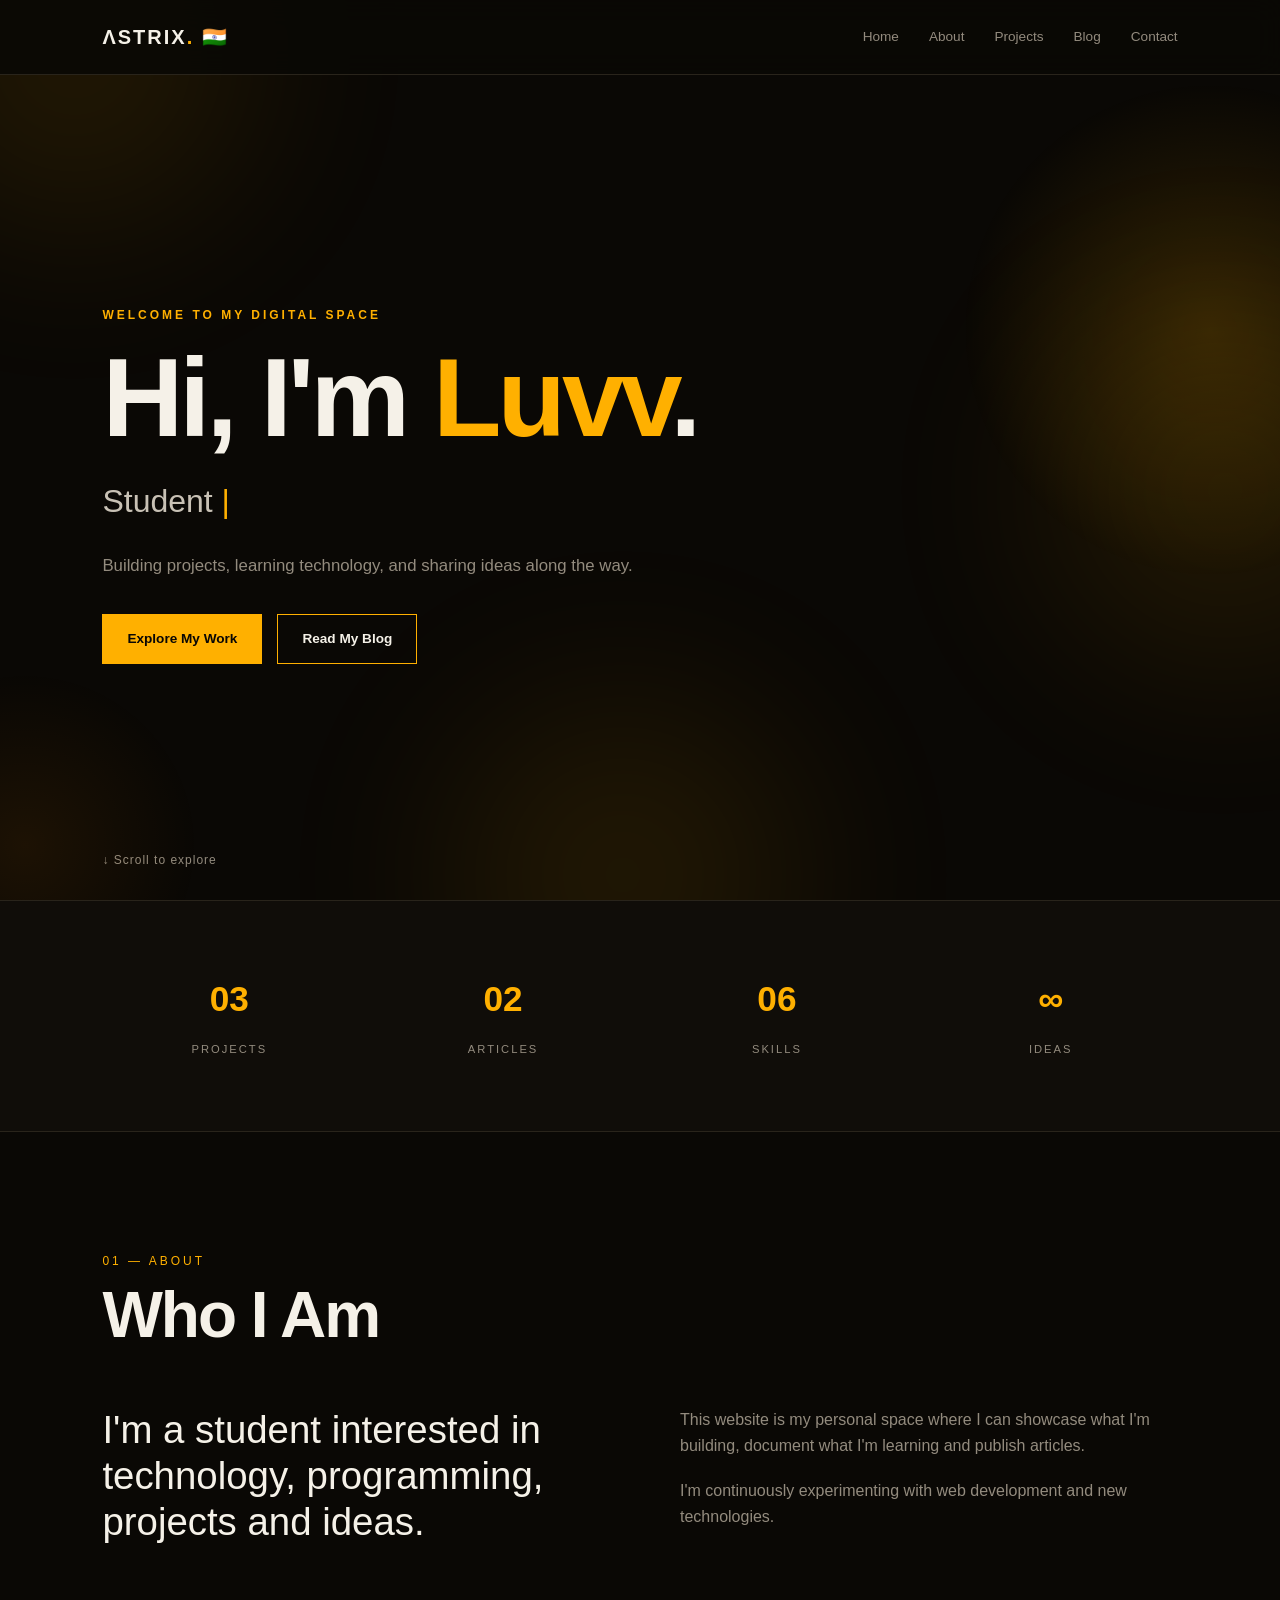
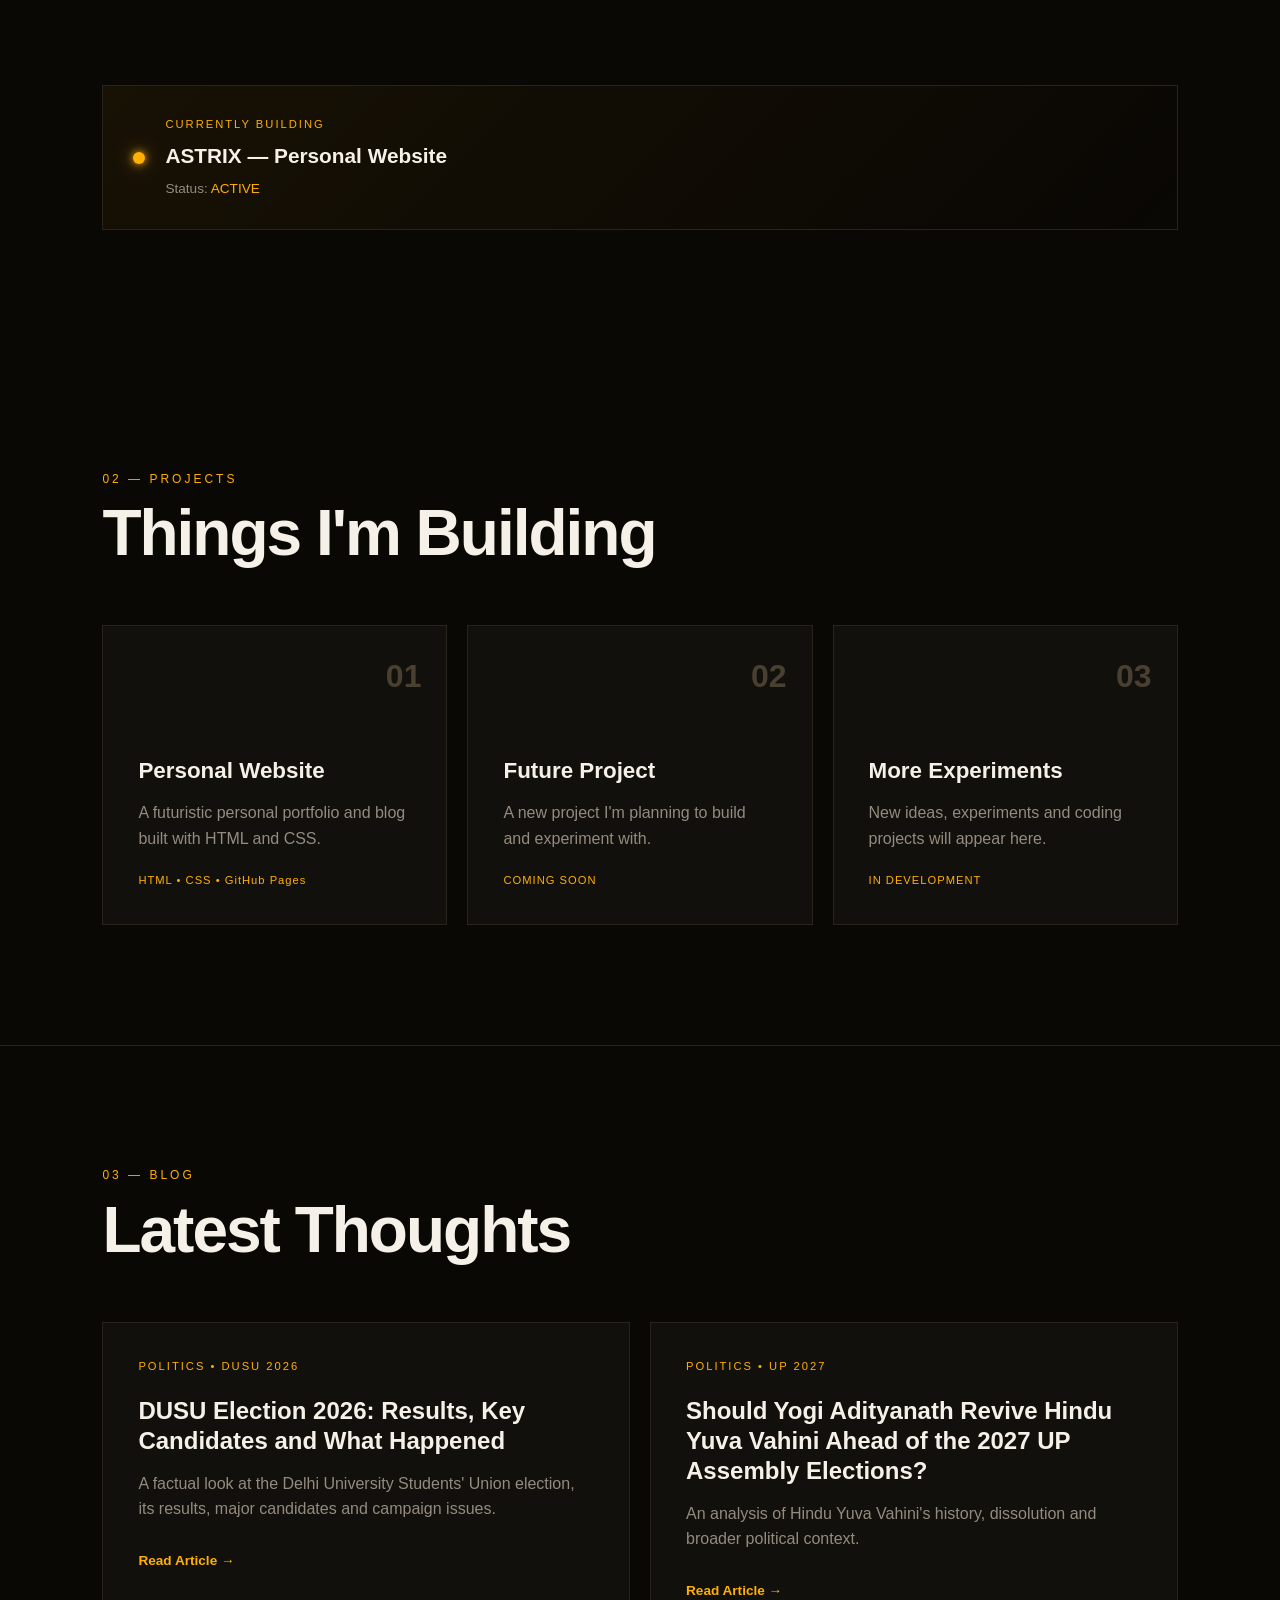
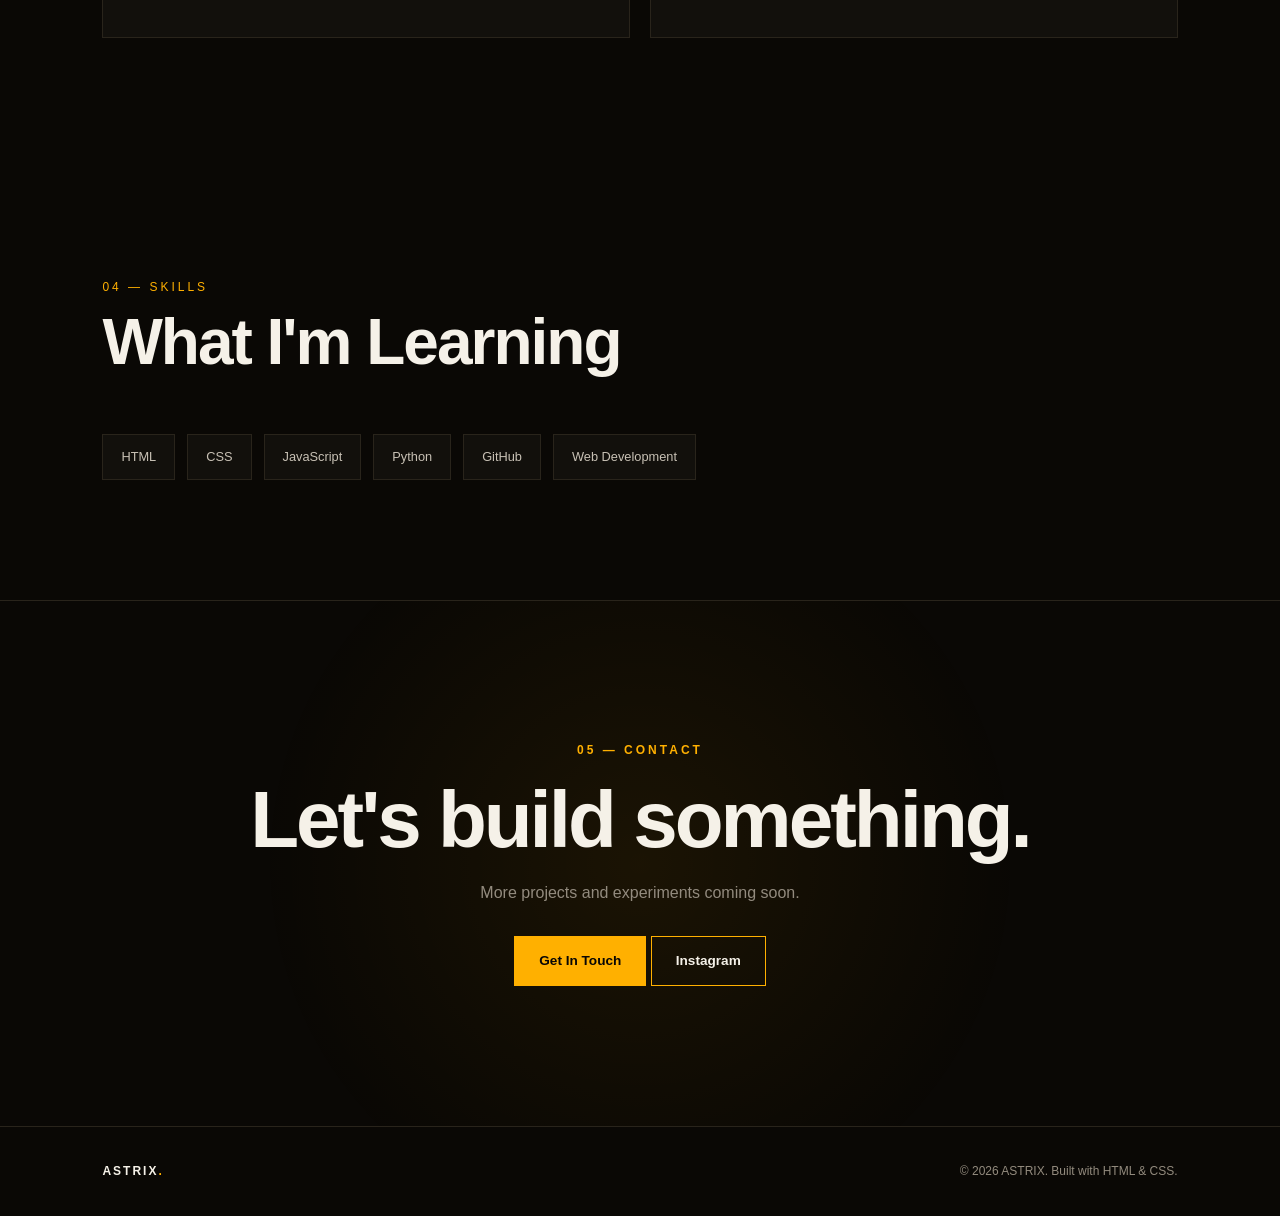
<file: index.html>
<!DOCTYPE html>
<html lang="en">

<head>

    <meta charset="UTF-8">

    <meta name="viewport"
          content="width=device-width, initial-scale=1.0">

    <meta name="description"
          content="ASTRIX — Personal portfolio, projects, technology and ideas.">

    <title>ASTRIX | Personal Portfolio</title>

    <link rel="stylesheet" href="style.css">

</head>


<body>

<!-- Animated Background -->
<div class="animated-bg" aria-hidden="true">
    <span class="glow glow-1"></span>
    <span class="glow glow-2"></span>
    <span class="glow glow-3"></span>

    <span class="particle particle-1"></span>
    <span class="particle particle-2"></span>
    <span class="particle particle-3"></span>
    <span class="particle particle-4"></span>
    <span class="particle particle-5"></span>
    <span class="particle particle-6"></span>
    <span class="particle particle-7"></span>
    <span class="particle particle-8"></span>
</div>


<!-- =========================
     NAVIGATION
========================= -->

<header class="navbar">

    <div class="logo">ΛSTRIX<span>.</span> 🇮🇳 </div>

    <button class="menu-toggle" id="menu-toggle" aria-label="Open menu">
        ☰
    </button>

    <nav id="nav-menu">
        <a href="#home">Home</a>
        <a href="#about">About</a>
        <a href="#projects">Projects</a>
        <a href="#blog">Blog</a>
        <a href="#contact">Contact</a>
    </nav>

</header>


<!-- =========================
     HERO
========================= -->

<section id="home" class="hero">


    <div class="hero-content">


        <p class="small-text">
            WELCOME TO MY DIGITAL SPACE
        </p>


        <h1>

            Hi, I'm <span>Luvv</span>.

        </h1>


        <h2>

            <span id="typing-text"></span>

            <span class="cursor">|</span>

        </h2>


        <p class="hero-description">

            Building projects, learning technology,
            and sharing ideas along the way.

        </p>



        <div class="hero-buttons">

            <a href="#projects"
               class="btn primary">

                Explore My Work

            </a>


            <a href="#blog"
               class="btn secondary">

                Read My Blog

            </a>

        </div>


    </div>



    <div class="scroll-indicator">

        ↓ Scroll to explore

    </div>


</section>



<!-- =========================
     QUICK STATS
========================= -->

<section class="stats-section">


    <div class="stats-container">


        <div class="stat">

            <strong>
                03
            </strong>

            <span>
                PROJECTS
            </span>

        </div>



        <div class="stat">

            <strong>
                02
            </strong>

            <span>
                ARTICLES
            </span>

        </div>



        <div class="stat">

            <strong>
                06
            </strong>

            <span>
                SKILLS
            </span>

        </div>



        <div class="stat">

            <strong>
                ∞
            </strong>

            <span>
                IDEAS
            </span>

        </div>


    </div>

</section>



<!-- =========================
     ABOUT
========================= -->

<section id="about"
         class="section">


    <div class="section-heading">

        <p>
            01 — ABOUT
        </p>

        <h2>
            Who I Am
        </h2>

    </div>



    <div class="about-grid">


        <div>

            <p class="big-text">

                I'm a student interested in
                technology, programming,
                projects and ideas.

            </p>

        </div>



        <div>

            <p>

                This website is my personal space
                where I can showcase what I'm building,
                document what I'm learning and
                publish articles.

            </p>


            <p>

                I'm continuously experimenting with
                web development and new technologies.

            </p>

        </div>


    </div>


</section>



<!-- =========================
     CURRENTLY BUILDING
========================= -->

<section class="status-section">


    <div class="status-card">


        <div class="status-dot"></div>


        <div>


            <p class="status-label">

                CURRENTLY BUILDING

            </p>


            <h3>

                ASTRIX — Personal Website

            </h3>


            <p>

                Status:

                <span class="active">

                    ACTIVE

                </span>

            </p>


        </div>


    </div>


</section>



<!-- =========================
     PROJECTS
========================= -->

<section id="projects"
         class="section">


    <div class="section-heading">

        <p>
            02 — PROJECTS
        </p>

        <h2>
            Things I'm Building
        </h2>

    </div>



    <div class="projects-grid">


        <article class="project-card">


            <div class="project-number">
                01
            </div>


            <h3>
                Personal Website
            </h3>


            <p>

                A futuristic personal portfolio
                and blog built with HTML and CSS.

            </p>


            <span class="project-tech">

                HTML • CSS • GitHub Pages

            </span>


        </article>



        <article class="project-card">


            <div class="project-number">
                02
            </div>


            <h3>
                Future Project
            </h3>


            <p>

                A new project I'm planning to build
                and experiment with.

            </p>


            <span class="project-tech">

                COMING SOON

            </span>


        </article>



        <article class="project-card">


            <div class="project-number">
                03
            </div>


            <h3>
                More Experiments
            </h3>


            <p>

                New ideas, experiments and coding
                projects will appear here.

            </p>


            <span class="project-tech">

                IN DEVELOPMENT

            </span>


        </article>


    </div>


</section>



<!-- =========================
     BLOG
========================= -->

<section id="blog"
         class="section blog-section">


    <div class="section-heading">

        <p>
            03 — BLOG
        </p>

        <h2>
            Latest Thoughts
        </h2>

    </div>



    <div class="blog-grid">


        <article class="blog-card">


            <div class="blog-card-tag">

                POLITICS • DUSU 2026

            </div>


            <h3>

                DUSU Election 2026:
                Results, Key Candidates
                and What Happened

            </h3>


            <p>

                A factual look at the Delhi University
                Students' Union election, its results,
                major candidates and campaign issues.

            </p>


            <a href="dusu-2026.html">

                Read Article →

            </a>


        </article>



        <article class="blog-card">


            <div class="blog-card-tag">

                POLITICS • UP 2027

            </div>


            <h3>

                Should Yogi Adityanath Revive
                Hindu Yuva Vahini Ahead of
                the 2027 UP Assembly Elections?

            </h3>


            <p>

                An analysis of Hindu Yuva Vahini's
                history, dissolution and broader
                political context.

            </p>


            <a href="blog.html">

                Read Article →

            </a>


        </article>


    </div>


</section>



<!-- =========================
     SKILLS
========================= -->

<section class="section">


    <div class="section-heading">

        <p>
            04 — SKILLS
        </p>

        <h2>
            What I'm Learning
        </h2>

    </div>



    <div class="skills">


        <span>HTML</span>

        <span>CSS</span>

        <span>JavaScript</span>

        <span>Python</span>

        <span>GitHub</span>

        <span>Web Development</span>


    </div>


</section>



<!-- =========================
     CONTACT
========================= -->

<section id="contact"
         class="contact-section">


    <p class="small-text">

        05 — CONTACT

    </p>


    <h2>

        Let's build something.

    </h2>


    <p>

        More projects and experiments
        coming soon.

    </p>


    <a href="mailto:your-email@example.com"
       class="btn primary">

        Get In Touch

    </a>


<a href="https://www.instagram.com/ASTRIX.07_/" 
   class="btn secondary"
   target="_blank"
   rel="noopener noreferrer">
    Instagram
</a>


</section>



<!-- =========================
     FOOTER
========================= -->

<footer>


    <div>

        <strong>

            ASTRIX<span>.</span>

        </strong>

    </div>


    <p>

        © 2026 ASTRIX.
        Built with HTML & CSS.

    </p>


</footer>



<!-- =========================
     JAVASCRIPT
========================= -->

<script src="script.js"></script>


</body>

</html>
</file>
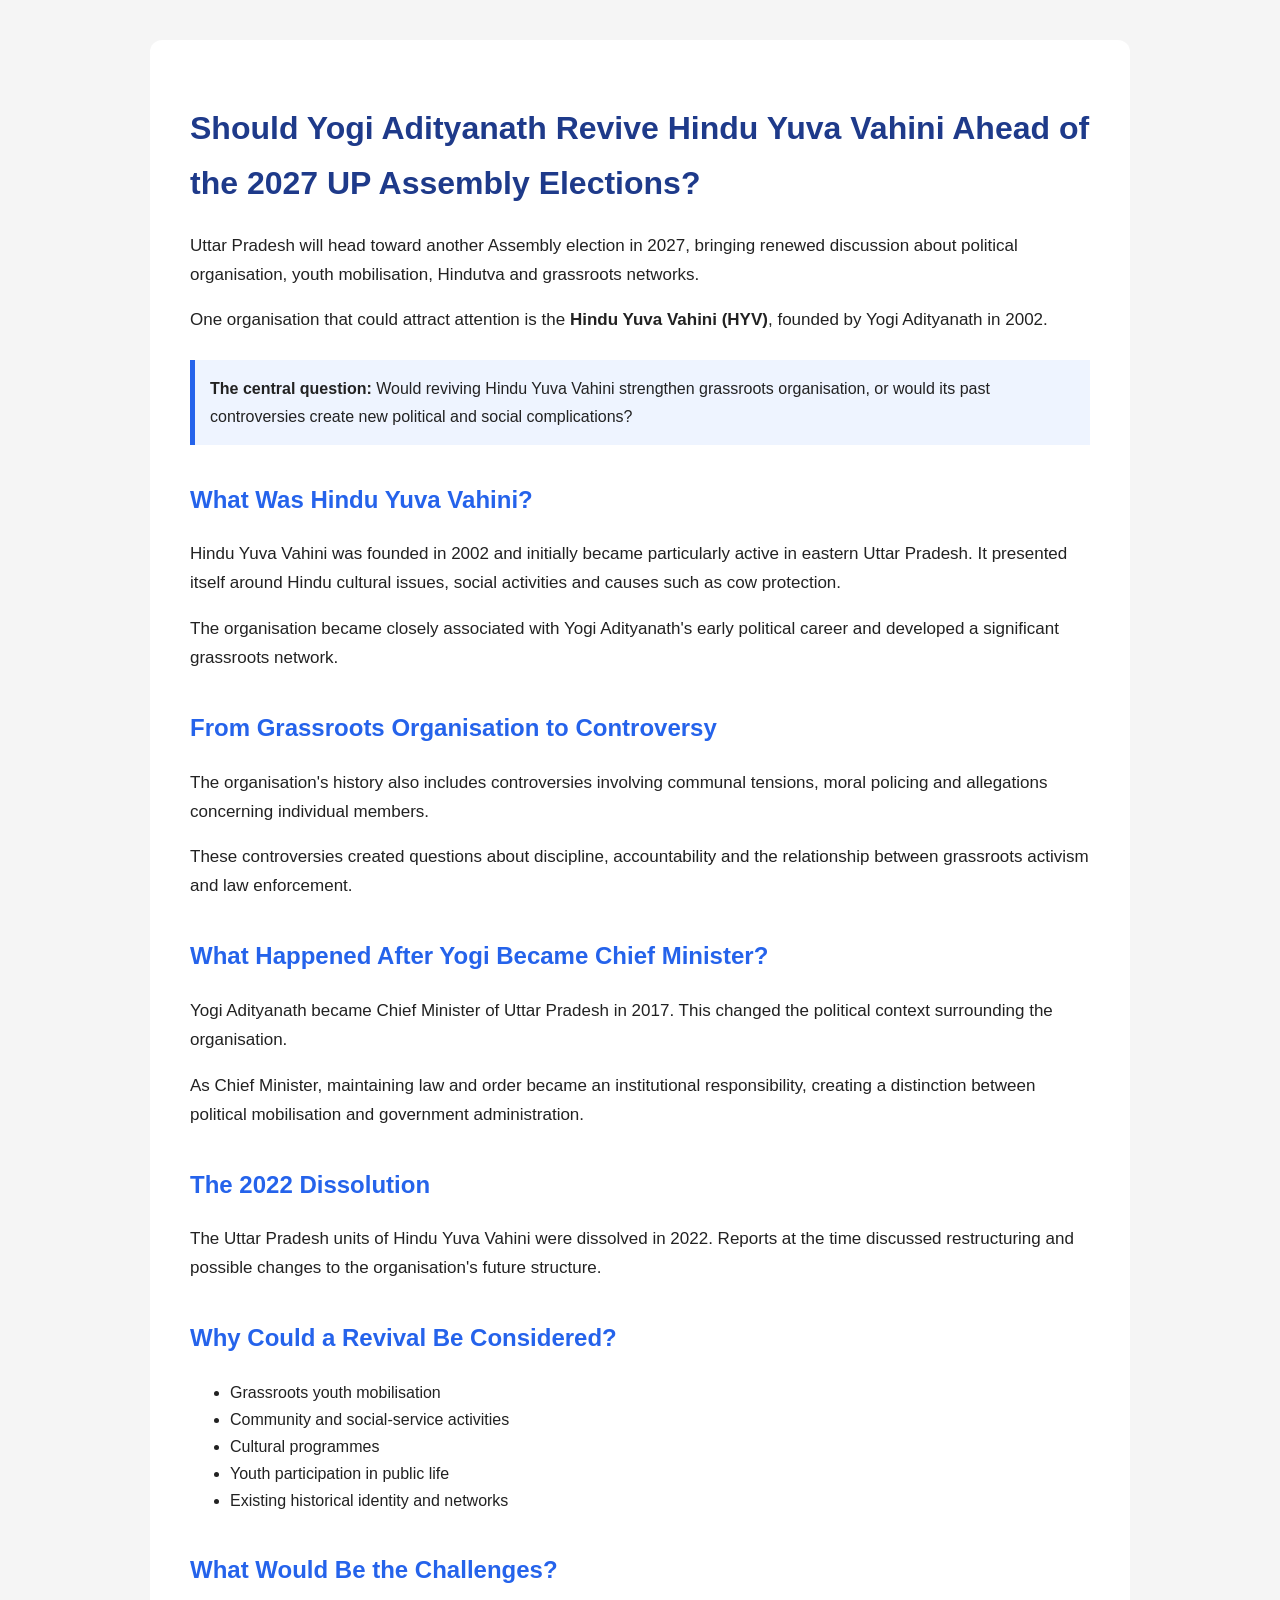
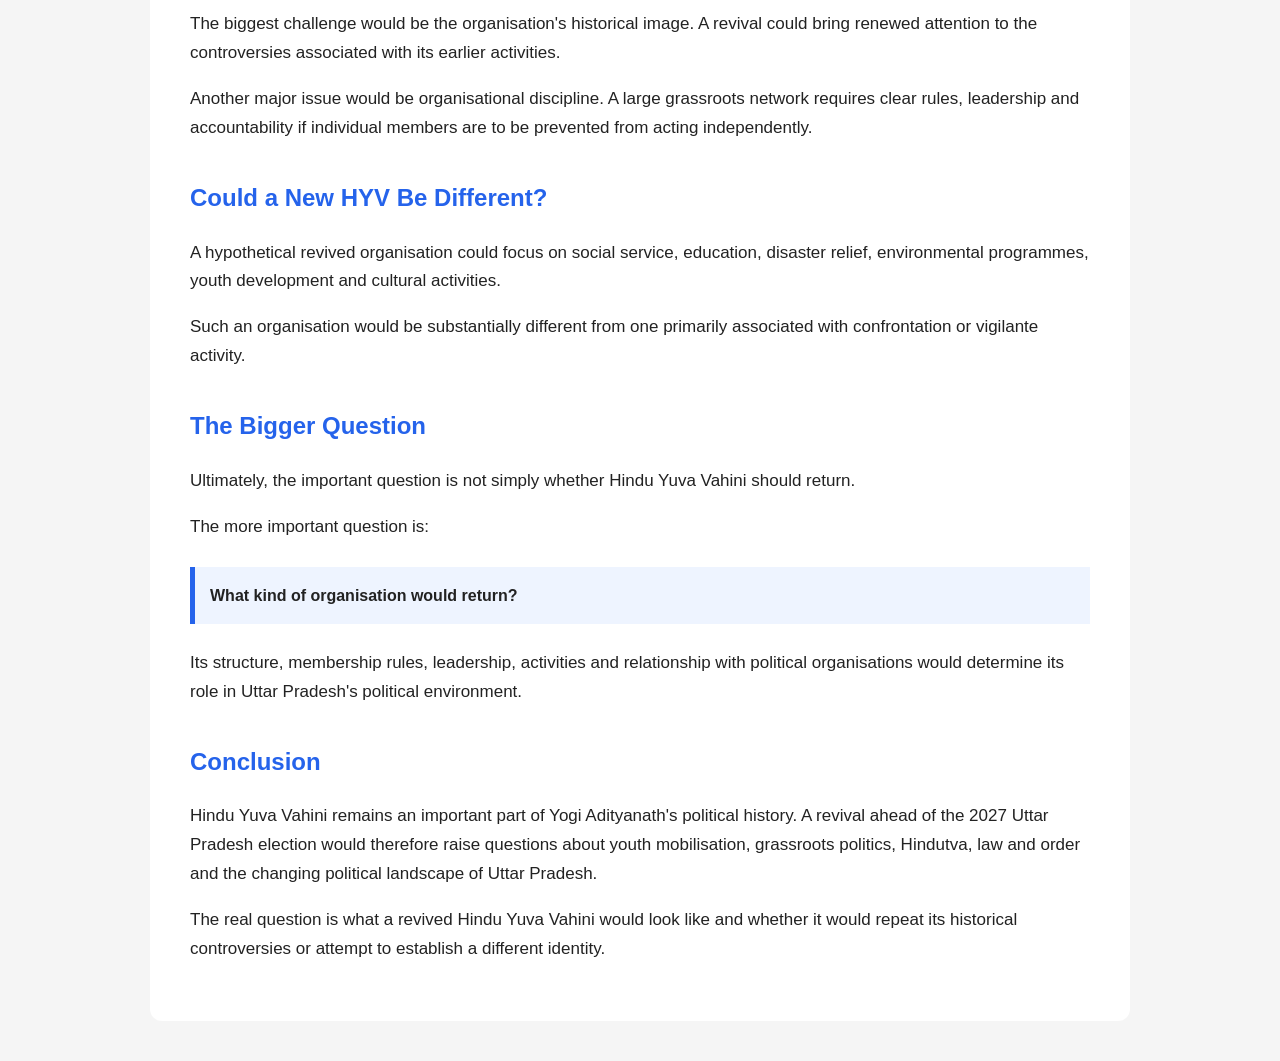
<file: blog.html>
<!DOCTYPE html>
<html lang="en">
<head>
    <meta charset="UTF-8">
    <meta name="viewport" content="width=device-width, initial-scale=1.0">

    <title>Hindu Yuva Vahini and UP 2027</title>

    <style>
        body {
            font-family: Arial, sans-serif;
            line-height: 1.7;
            margin: 0;
            background: #f5f5f5;
            color: #222;
        }

        .container {
            max-width: 900px;
            margin: 40px auto;
            background: white;
            padding: 40px;
            border-radius: 12px;
        }

        h1 {
            color: #1e3a8a;
        }

        h2 {
            color: #2563eb;
            margin-top: 35px;
        }

        p {
            font-size: 17px;
        }

        .highlight {
            padding: 15px;
            background: #eef4ff;
            border-left: 5px solid #2563eb;
            margin: 25px 0;
        }
    </style>
</head>

<body>

<div class="container">

    <h1>Should Yogi Adityanath Revive Hindu Yuva Vahini Ahead of the 2027 UP Assembly Elections?</h1>

    <p>
        Uttar Pradesh will head toward another Assembly election in 2027,
        bringing renewed discussion about political organisation, youth
        mobilisation, Hindutva and grassroots networks.
    </p>

    <p>
        One organisation that could attract attention is the
        <strong>Hindu Yuva Vahini (HYV)</strong>, founded by Yogi Adityanath
        in 2002.
    </p>

    <div class="highlight">
        <strong>The central question:</strong>
        Would reviving Hindu Yuva Vahini strengthen grassroots organisation,
        or would its past controversies create new political and social
        complications?
    </div>

    <h2>What Was Hindu Yuva Vahini?</h2>

    <p>
        Hindu Yuva Vahini was founded in 2002 and initially became particularly
        active in eastern Uttar Pradesh. It presented itself around Hindu
        cultural issues, social activities and causes such as cow protection.
    </p>

    <p>
        The organisation became closely associated with Yogi Adityanath's
        early political career and developed a significant grassroots network.
    </p>

    <h2>From Grassroots Organisation to Controversy</h2>

    <p>
        The organisation's history also includes controversies involving
        communal tensions, moral policing and allegations concerning
        individual members.
    </p>

    <p>
        These controversies created questions about discipline, accountability
        and the relationship between grassroots activism and law enforcement.
    </p>

    <h2>What Happened After Yogi Became Chief Minister?</h2>

    <p>
        Yogi Adityanath became Chief Minister of Uttar Pradesh in 2017.
        This changed the political context surrounding the organisation.
    </p>

    <p>
        As Chief Minister, maintaining law and order became an institutional
        responsibility, creating a distinction between political mobilisation
        and government administration.
    </p>

    <h2>The 2022 Dissolution</h2>

    <p>
        The Uttar Pradesh units of Hindu Yuva Vahini were dissolved in 2022.
        Reports at the time discussed restructuring and possible changes to
        the organisation's future structure.
    </p>

    <h2>Why Could a Revival Be Considered?</h2>

    <ul>
        <li>Grassroots youth mobilisation</li>
        <li>Community and social-service activities</li>
        <li>Cultural programmes</li>
        <li>Youth participation in public life</li>
        <li>Existing historical identity and networks</li>
    </ul>

    <h2>What Would Be the Challenges?</h2>

    <p>
        The biggest challenge would be the organisation's historical image.
        A revival could bring renewed attention to the controversies associated
        with its earlier activities.
    </p>

    <p>
        Another major issue would be organisational discipline. A large
        grassroots network requires clear rules, leadership and accountability
        if individual members are to be prevented from acting independently.
    </p>

    <h2>Could a New HYV Be Different?</h2>

    <p>
        A hypothetical revived organisation could focus on social service,
        education, disaster relief, environmental programmes, youth
        development and cultural activities.
    </p>

    <p>
        Such an organisation would be substantially different from one
        primarily associated with confrontation or vigilante activity.
    </p>

    <h2>The Bigger Question</h2>

    <p>
        Ultimately, the important question is not simply whether Hindu Yuva
        Vahini should return.
    </p>

    <p>
        The more important question is:
    </p>

    <div class="highlight">
        <strong>
            What kind of organisation would return?
        </strong>
    </div>

    <p>
        Its structure, membership rules, leadership, activities and
        relationship with political organisations would determine its role
        in Uttar Pradesh's political environment.
    </p>

    <h2>Conclusion</h2>

    <p>
        Hindu Yuva Vahini remains an important part of Yogi Adityanath's
        political history. A revival ahead of the 2027 Uttar Pradesh election
        would therefore raise questions about youth mobilisation, grassroots
        politics, Hindutva, law and order and the changing political landscape
        of Uttar Pradesh.
    </p>

    <p>
        The real question is what a revived Hindu Yuva Vahini would look like
        and whether it would repeat its historical controversies or attempt
        to establish a different identity.
    </p>

</div>

</body>
</html>
</file>
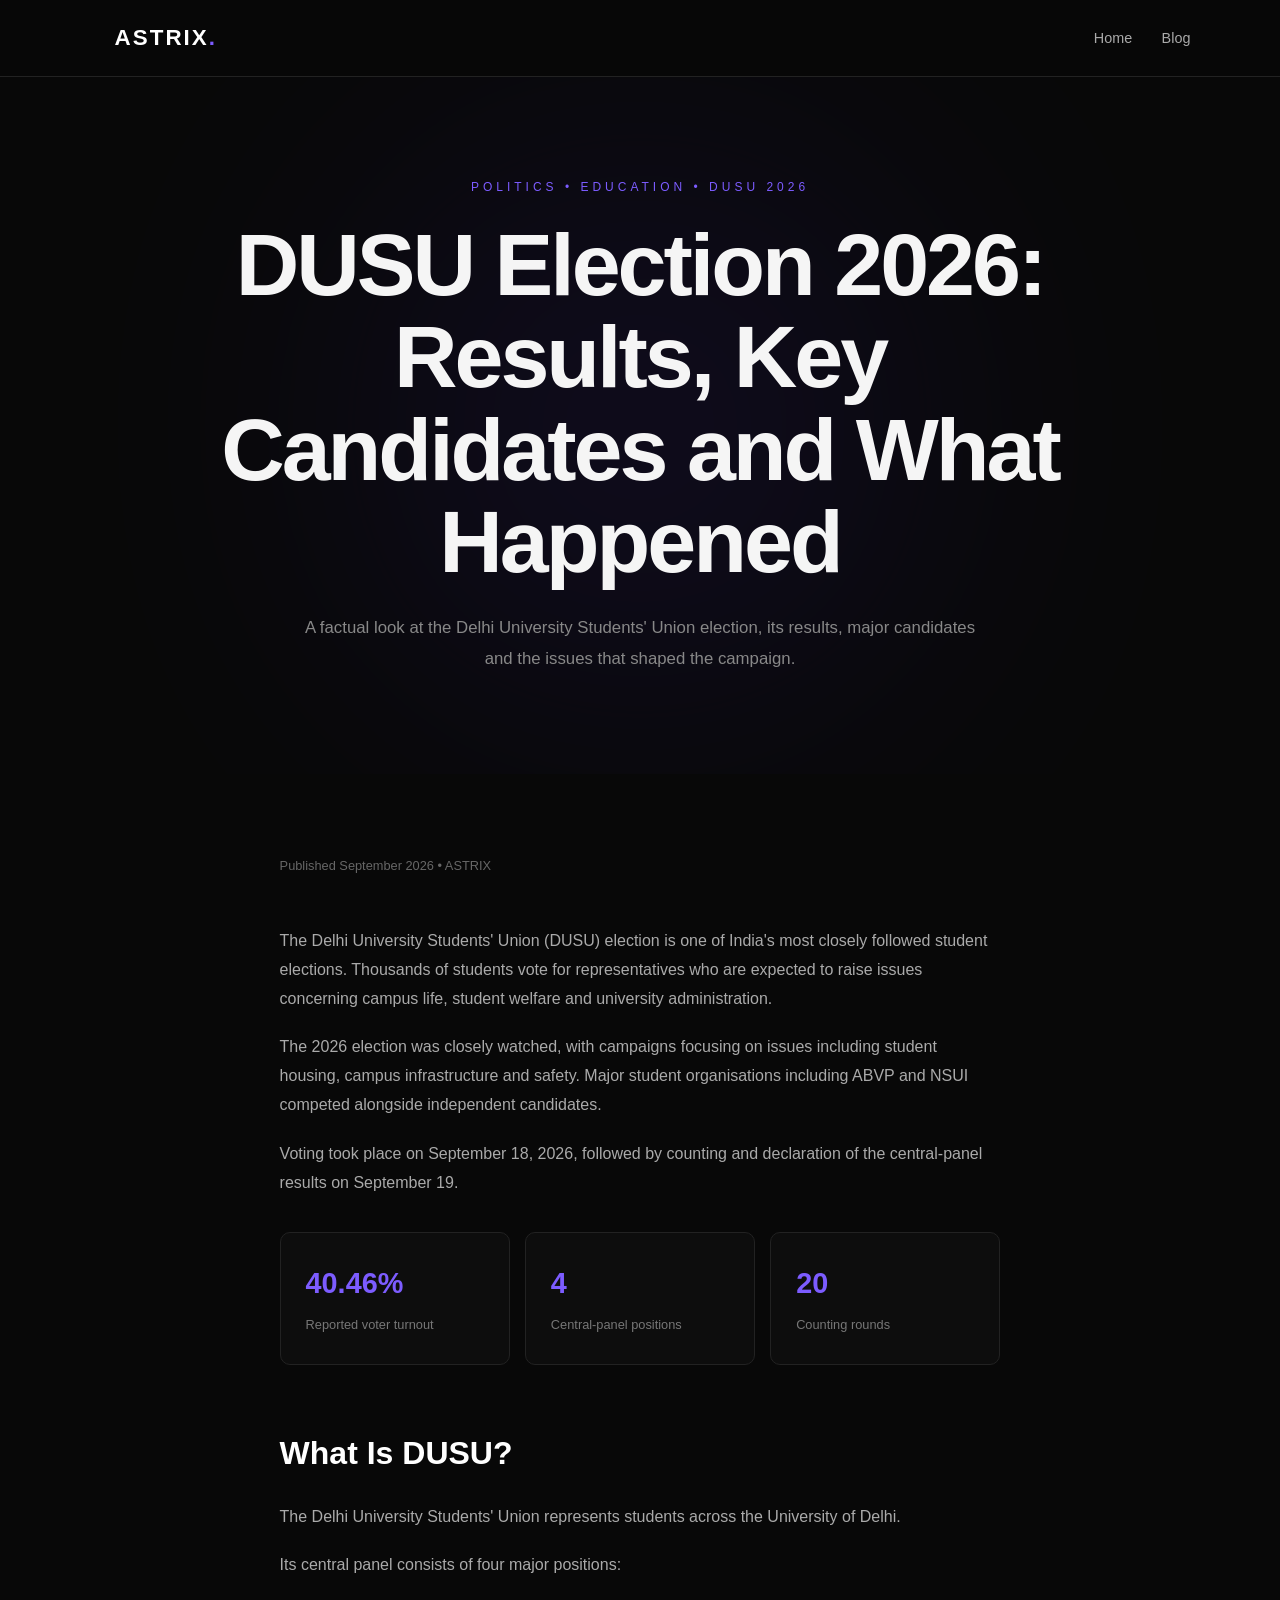
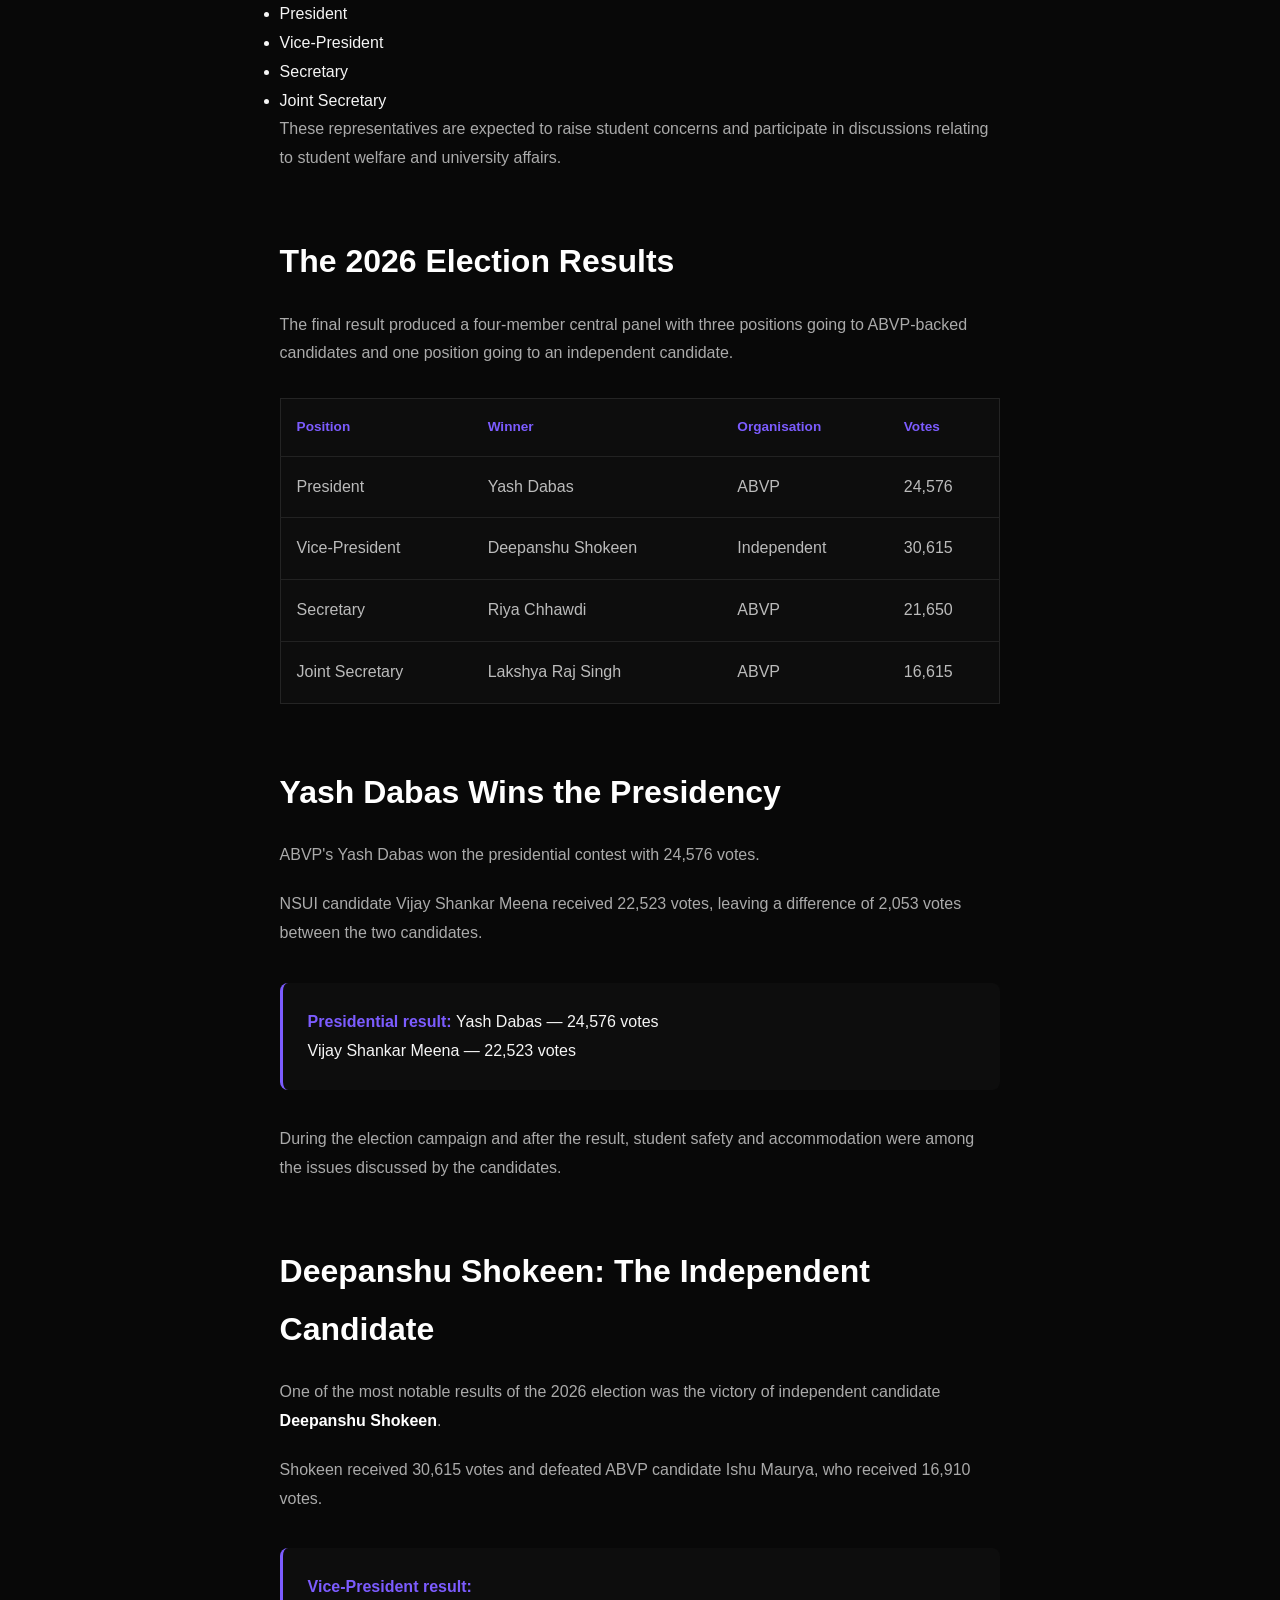
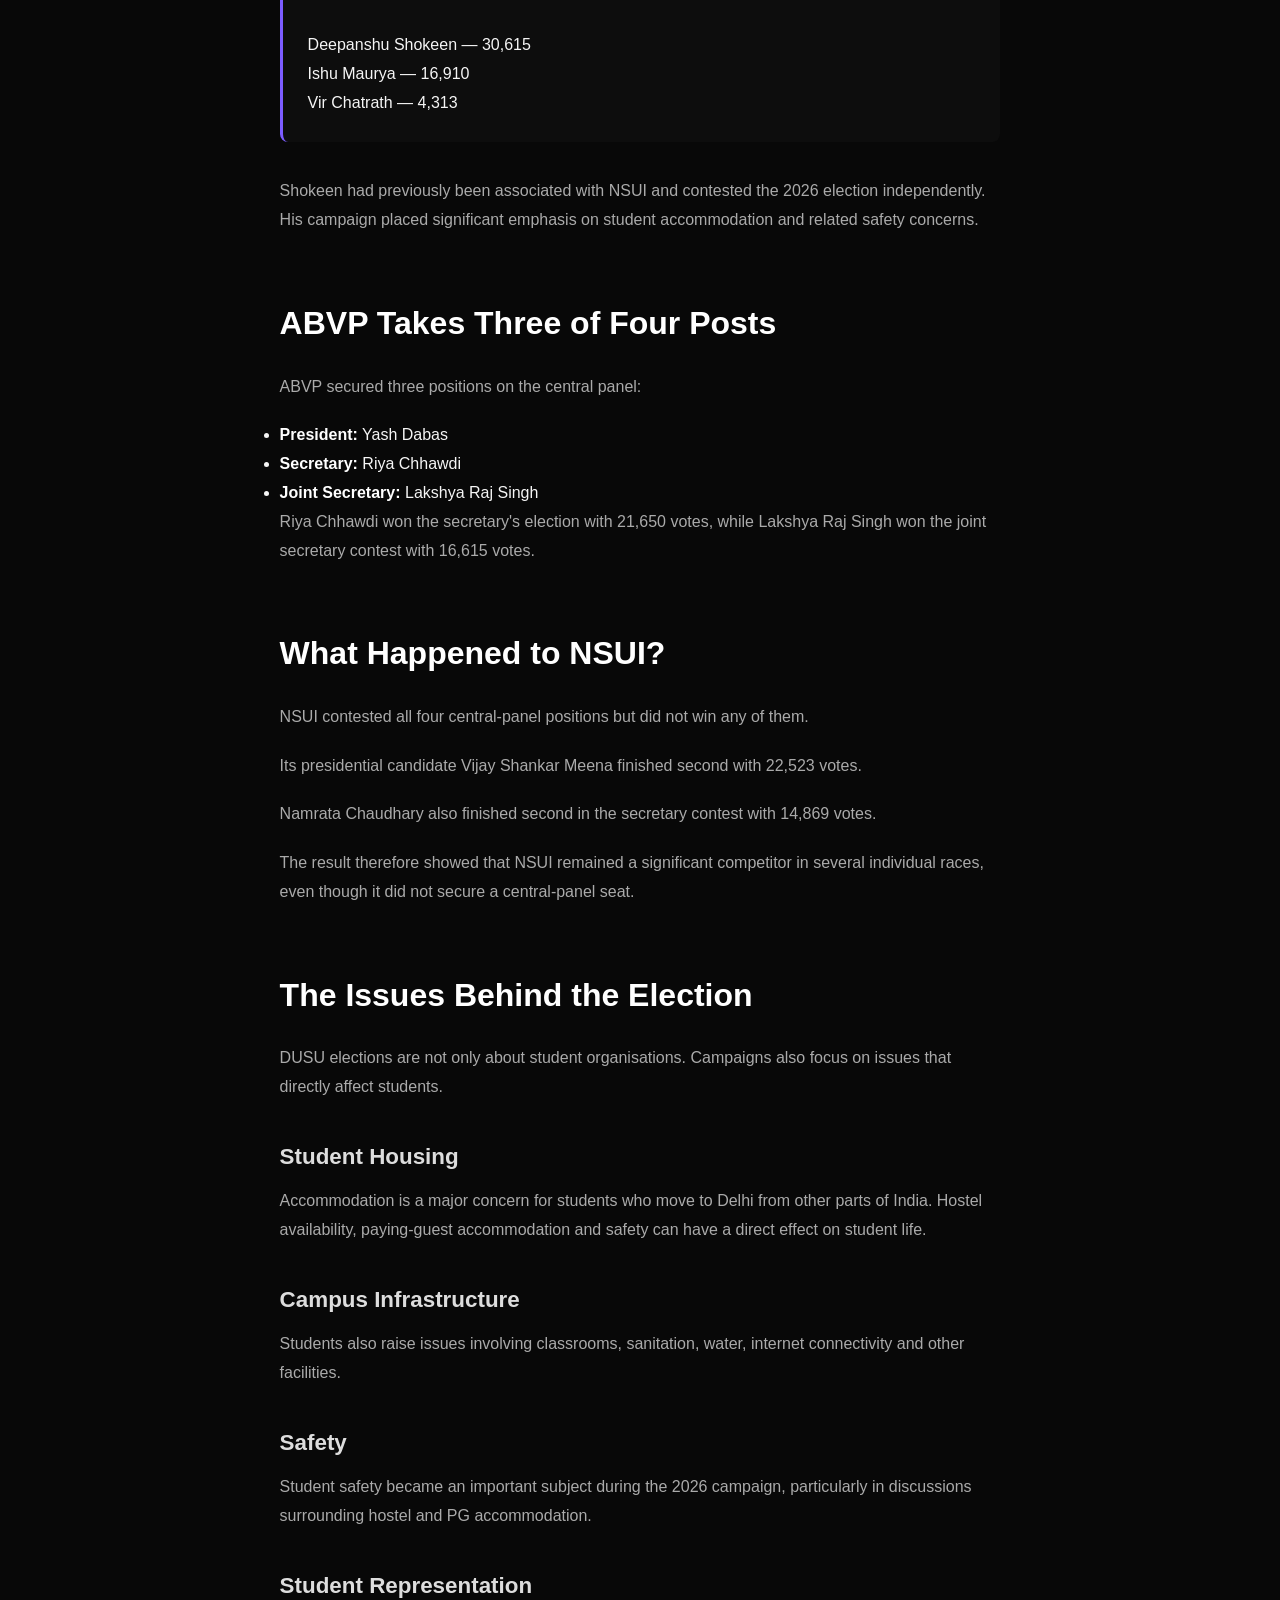
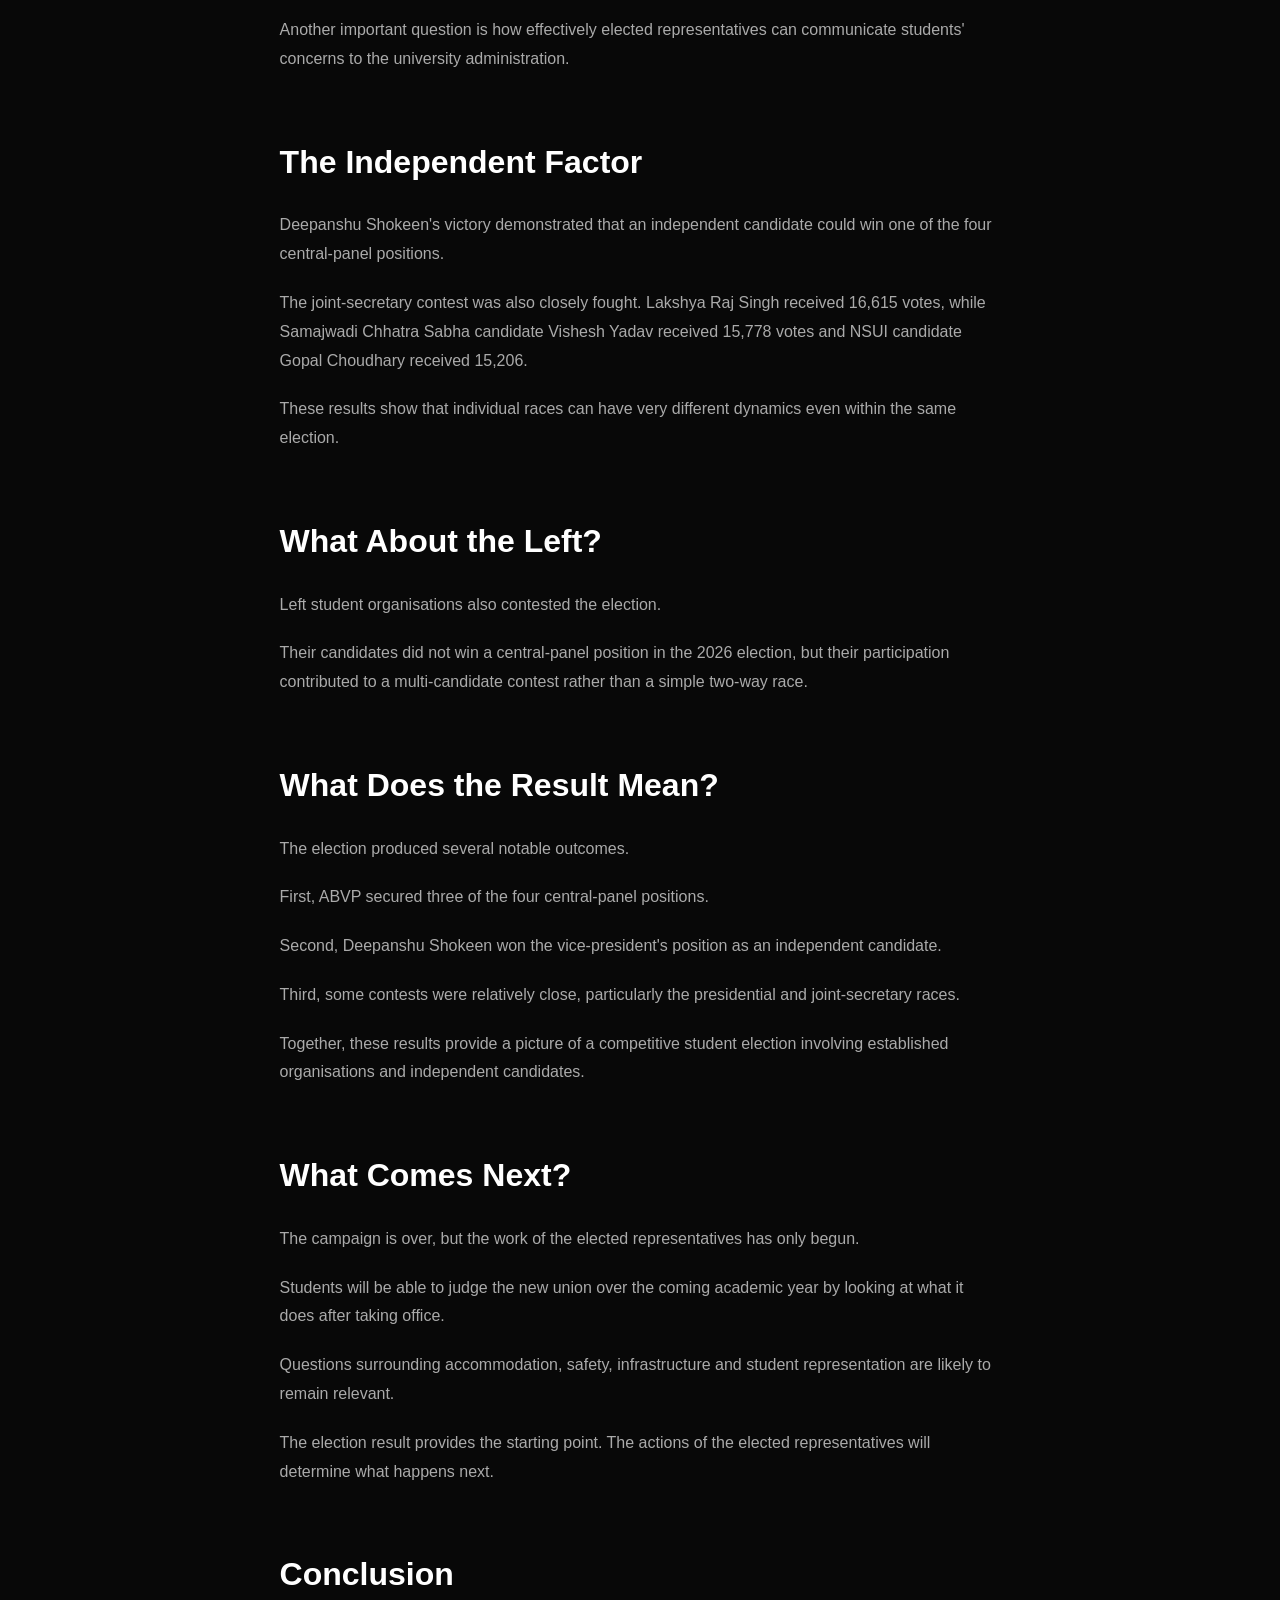
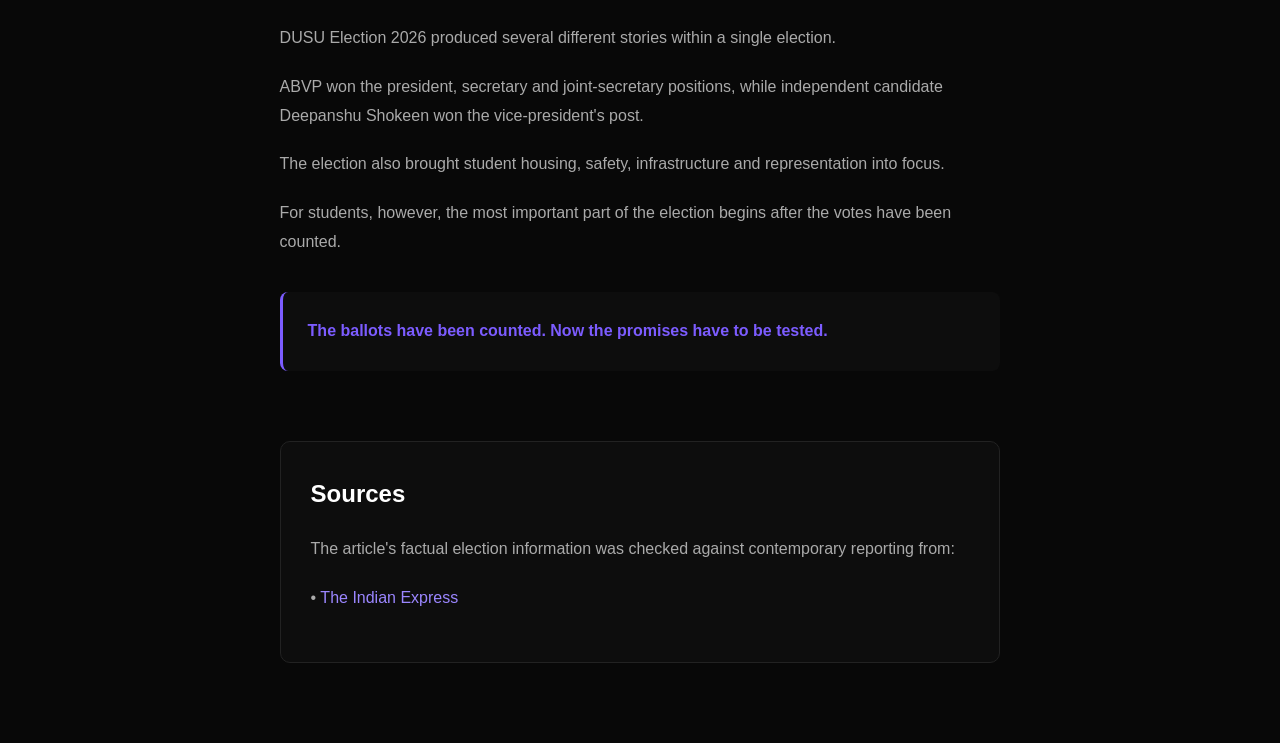
<file: dusu-2026.html>
<!DOCTYPE html>
<html lang="en">

<head>
    <meta charset="UTF-8">

    <meta name="viewport"
          content="width=device-width, initial-scale=1.0">

    <title>DUSU Election 2026 | ASTRIX</title>

    <style>

        * {
            margin: 0;
            padding: 0;
            box-sizing: border-box;
        }

        html {
            scroll-behavior: smooth;
        }

        body {
            font-family: Arial, Helvetica, sans-serif;
            background: #080808;
            color: #f5f5f5;
            line-height: 1.8;
        }

        /* NAVBAR */

        nav {
            position: sticky;
            top: 0;
            z-index: 1000;

            display: flex;
            justify-content: space-between;
            align-items: center;

            padding: 18px 7%;

            background: rgba(8, 8, 8, 0.85);
            backdrop-filter: blur(15px);

            border-bottom: 1px solid #222;
        }

        .logo {
            color: white;
            text-decoration: none;
            font-size: 1.4rem;
            font-weight: bold;
            letter-spacing: 2px;
        }

        .logo span {
            color: #7c5cff;
        }

        nav a {
            color: #aaa;
            text-decoration: none;
            margin-left: 25px;
            font-size: 0.9rem;
        }

        nav a:hover {
            color: white;
        }


        /* HERO */

        .hero {
            min-height: 70vh;

            display: flex;
            justify-content: center;
            align-items: center;

            text-align: center;

            padding: 100px 20px;

            position: relative;
            overflow: hidden;
        }

        .hero::before {
            content: "";

            position: absolute;

            width: 500px;
            height: 500px;

            background: #5d36ff;
            opacity: 0.12;

            filter: blur(150px);

            border-radius: 50%;
        }

        .hero-content {
            position: relative;
            max-width: 900px;
        }

        .tag {
            color: #7c5cff;

            font-size: 0.75rem;

            letter-spacing: 4px;

            margin-bottom: 20px;
        }

        h1 {
            font-size: clamp(2.8rem, 7vw, 5.5rem);

            line-height: 1.05;

            letter-spacing: -3px;

            margin-bottom: 25px;
        }

        .subtitle {
            color: #888;

            font-size: 1.05rem;

            max-width: 700px;

            margin: auto;
        }


        /* ARTICLE */

        article {
            max-width: 900px;

            margin: auto;

            padding: 80px 7%;
        }

        .date {
            color: #666;

            font-size: 0.8rem;

            margin-bottom: 50px;
        }

        h2 {
            font-size: 2rem;

            margin-top: 60px;

            margin-bottom: 20px;

            color: white;
        }

        h3 {
            font-size: 1.4rem;

            margin-top: 35px;

            margin-bottom: 10px;

            color: #ddd;
        }

        p {
            color: #aaa;

            margin-bottom: 20px;
        }

        strong {
            color: white;
        }


        /* RESULT TABLE */

        .table-container {
            overflow-x: auto;

            margin: 30px 0;
        }

        table {
            width: 100%;

            border-collapse: collapse;

            background: #0d0d0d;

            border: 1px solid #242424;
        }

        th,
        td {
            padding: 16px;

            text-align: left;

            border-bottom: 1px solid #222;
        }

        th {
            color: #7c5cff;

            font-size: 0.85rem;
        }

        td {
            color: #bbb;
        }

        tr:last-child td {
            border-bottom: none;
        }


        /* HIGHLIGHT BOX */

        .highlight {
            margin: 35px 0;

            padding: 25px;

            background: #0d0d0d;

            border-left: 3px solid #7c5cff;

            border-radius: 8px;
        }

        .highlight strong {
            color: #7c5cff;
        }


        /* NUMBER CARDS */

        .stats {
            display: grid;

            grid-template-columns: repeat(3, 1fr);

            gap: 15px;

            margin: 35px 0;
        }

        .stat {
            padding: 25px;

            background: #0d0d0d;

            border: 1px solid #222;

            border-radius: 10px;
        }

        .stat-number {
            display: block;

            font-size: 1.8rem;

            font-weight: bold;

            color: #7c5cff;
        }

        .stat-label {
            color: #777;

            font-size: 0.8rem;
        }


        /* SOURCES */

        .sources {
            margin-top: 70px;

            padding: 30px;

            background: #0d0d0d;

            border: 1px solid #222;

            border-radius: 10px;
        }

        .sources h2 {
            margin-top: 0;

            font-size: 1.5rem;
        }

        .sources a {
            color: #9b86ff;

            text-decoration: none;
        }

        .sources a:hover {
            text-decoration: underline;
        }


        /* FOOTER */

        footer {
            padding: 40px 7%;

            text-align: center;

            border-top: 1px solid #222;

            color: #555;

            font-size: 0.8rem;
        }

        footer strong {
            color: white;

            letter-spacing: 2px;
        }


        /* MOBILE */

        @media (max-width: 700px) {

            nav {
                padding: 15px 5%;
            }

            nav a {
                margin-left: 10px;

                font-size: 0.7rem;
            }

            article {
                padding: 60px 6%;
            }

            h1 {
                letter-spacing: -1.5px;
            }

            h2 {
                font-size: 1.7rem;
            }

            .stats {
                grid-template-columns: 1fr;
            }

            th,
            td {
                padding: 12px;

                font-size: 0.8rem;
            }
        }

    </style>
</head>


<body>


    <!-- NAVIGATION -->

    <nav>

        <a href="index.html" class="logo">
            ASTRIX<span>.</span>
        </a>

        <div>

            <a href="index.html">Home</a>

            <a href="blog.html">Blog</a>

        </div>

    </nav>


    <!-- HERO -->

    <section class="hero">

        <div class="hero-content">

            <div class="tag">
                POLITICS • EDUCATION • DUSU 2026
            </div>

            <h1>
                DUSU Election 2026:
                Results, Key Candidates
                and What Happened
            </h1>

            <p class="subtitle">
                A factual look at the Delhi University Students'
                Union election, its results, major candidates
                and the issues that shaped the campaign.
            </p>

        </div>

    </section>


    <!-- ARTICLE -->

    <article>

        <p class="date">
            Published September 2026 • ASTRIX
        </p>


        <p>
            The Delhi University Students' Union (DUSU) election
            is one of India's most closely followed student
            elections. Thousands of students vote for
            representatives who are expected to raise issues
            concerning campus life, student welfare and
            university administration.
        </p>

        <p>
            The 2026 election was closely watched, with campaigns
            focusing on issues including student housing,
            campus infrastructure and safety. Major student
            organisations including ABVP and NSUI competed
            alongside independent candidates.
        </p>

        <p>
            Voting took place on September 18, 2026, followed by
            counting and declaration of the central-panel results
            on September 19.
        </p>


        <!-- INTRO STATS -->

        <div class="stats">

            <div class="stat">

                <span class="stat-number">
                    40.46%
                </span>

                <span class="stat-label">
                    Reported voter turnout
                </span>

            </div>


            <div class="stat">

                <span class="stat-number">
                    4
                </span>

                <span class="stat-label">
                    Central-panel positions
                </span>

            </div>


            <div class="stat">

                <span class="stat-number">
                    20
                </span>

                <span class="stat-label">
                    Counting rounds
                </span>

            </div>

        </div>


        <!-- SECTION -->

        <h2>
            What Is DUSU?
        </h2>

        <p>
            The Delhi University Students' Union represents
            students across the University of Delhi.
        </p>

        <p>
            Its central panel consists of four major positions:
        </p>

        <ul>

            <li>President</li>

            <li>Vice-President</li>

            <li>Secretary</li>

            <li>Joint Secretary</li>

        </ul>

        <p>
            These representatives are expected to raise student
            concerns and participate in discussions relating to
            student welfare and university affairs.
        </p>


        <!-- RESULTS -->

        <h2>
            The 2026 Election Results
        </h2>

        <p>
            The final result produced a four-member central panel
            with three positions going to ABVP-backed candidates
            and one position going to an independent candidate.
        </p>


        <div class="table-container">

            <table>

                <thead>

                    <tr>

                        <th>Position</th>

                        <th>Winner</th>

                        <th>Organisation</th>

                        <th>Votes</th>

                    </tr>

                </thead>


                <tbody>

                    <tr>

                        <td>President</td>

                        <td>Yash Dabas</td>

                        <td>ABVP</td>

                        <td>24,576</td>

                    </tr>


                    <tr>

                        <td>Vice-President</td>

                        <td>Deepanshu Shokeen</td>

                        <td>Independent</td>

                        <td>30,615</td>

                    </tr>


                    <tr>

                        <td>Secretary</td>

                        <td>Riya Chhawdi</td>

                        <td>ABVP</td>

                        <td>21,650</td>

                    </tr>


                    <tr>

                        <td>Joint Secretary</td>

                        <td>Lakshya Raj Singh</td>

                        <td>ABVP</td>

                        <td>16,615</td>

                    </tr>

                </tbody>

            </table>

        </div>


        <!-- PRESIDENT -->

        <h2>
            Yash Dabas Wins the Presidency
        </h2>

        <p>
            ABVP's Yash Dabas won the presidential contest with
            24,576 votes.
        </p>

        <p>
            NSUI candidate Vijay Shankar Meena received
            22,523 votes, leaving a difference of 2,053 votes
            between the two candidates.
        </p>

        <div class="highlight">

            <strong>
                Presidential result:
            </strong>

            Yash Dabas — 24,576 votes

            <br>

            Vijay Shankar Meena — 22,523 votes

        </div>

        <p>
            During the election campaign and after the result,
            student safety and accommodation were among the
            issues discussed by the candidates.
        </p>


        <!-- SHOKEEN -->

        <h2>
            Deepanshu Shokeen: The Independent Candidate
        </h2>

        <p>
            One of the most notable results of the 2026 election
            was the victory of independent candidate
            <strong>Deepanshu Shokeen</strong>.
        </p>

        <p>
            Shokeen received 30,615 votes and defeated ABVP
            candidate Ishu Maurya, who received 16,910 votes.
        </p>

        <div class="highlight">

            <strong>
                Vice-President result:
            </strong>

            <br><br>

            Deepanshu Shokeen — 30,615

            <br>

            Ishu Maurya — 16,910

            <br>

            Vir Chatrath — 4,313

        </div>

        <p>
            Shokeen had previously been associated with NSUI
            and contested the 2026 election independently.
            His campaign placed significant emphasis on student
            accommodation and related safety concerns.
        </p>


        <!-- ABVP -->

        <h2>
            ABVP Takes Three of Four Posts
        </h2>

        <p>
            ABVP secured three positions on the central panel:
        </p>

        <ul>

            <li>
                <strong>President:</strong> Yash Dabas
            </li>

            <li>
                <strong>Secretary:</strong> Riya Chhawdi
            </li>

            <li>
                <strong>Joint Secretary:</strong>
                Lakshya Raj Singh
            </li>

        </ul>

        <p>
            Riya Chhawdi won the secretary's election with
            21,650 votes, while Lakshya Raj Singh won the joint
            secretary contest with 16,615 votes.
        </p>


        <!-- NSUI -->

        <h2>
            What Happened to NSUI?
        </h2>

        <p>
            NSUI contested all four central-panel positions but
            did not win any of them.
        </p>

        <p>
            Its presidential candidate Vijay Shankar Meena
            finished second with 22,523 votes.
        </p>

        <p>
            Namrata Chaudhary also finished second in the
            secretary contest with 14,869 votes.
        </p>

        <p>
            The result therefore showed that NSUI remained a
            significant competitor in several individual races,
            even though it did not secure a central-panel seat.
        </p>


        <!-- ISSUES -->

        <h2>
            The Issues Behind the Election
        </h2>

        <p>
            DUSU elections are not only about student
            organisations. Campaigns also focus on issues that
            directly affect students.
        </p>


        <h3>
            Student Housing
        </h3>

        <p>
            Accommodation is a major concern for students who
            move to Delhi from other parts of India. Hostel
            availability, paying-guest accommodation and safety
            can have a direct effect on student life.
        </p>


        <h3>
            Campus Infrastructure
        </h3>

        <p>
            Students also raise issues involving classrooms,
            sanitation, water, internet connectivity and other
            facilities.
        </p>


        <h3>
            Safety
        </h3>

        <p>
            Student safety became an important subject during
            the 2026 campaign, particularly in discussions
            surrounding hostel and PG accommodation.
        </p>


        <h3>
            Student Representation
        </h3>

        <p>
            Another important question is how effectively
            elected representatives can communicate students'
            concerns to the university administration.
        </p>


        <!-- INDEPENDENT FACTOR -->

        <h2>
            The Independent Factor
        </h2>

        <p>
            Deepanshu Shokeen's victory demonstrated that an
            independent candidate could win one of the four
            central-panel positions.
        </p>

        <p>
            The joint-secretary contest was also closely fought.
            Lakshya Raj Singh received 16,615 votes, while
            Samajwadi Chhatra Sabha candidate Vishesh Yadav
            received 15,778 votes and NSUI candidate Gopal
            Choudhary received 15,206.
        </p>

        <p>
            These results show that individual races can have
            very different dynamics even within the same
            election.
        </p>


        <!-- LEFT -->

        <h2>
            What About the Left?
        </h2>

        <p>
            Left student organisations also contested the
            election.
        </p>

        <p>
            Their candidates did not win a central-panel
            position in the 2026 election, but their
            participation contributed to a multi-candidate
            contest rather than a simple two-way race.
        </p>


        <!-- MEANING -->

        <h2>
            What Does the Result Mean?
        </h2>

        <p>
            The election produced several notable outcomes.
        </p>

        <p>
            First, ABVP secured three of the four central-panel
            positions.
        </p>

        <p>
            Second, Deepanshu Shokeen won the vice-president's
            position as an independent candidate.
        </p>

        <p>
            Third, some contests were relatively close,
            particularly the presidential and joint-secretary
            races.
        </p>

        <p>
            Together, these results provide a picture of a
            competitive student election involving established
            organisations and independent candidates.
        </p>


        <!-- WHAT NEXT -->

        <h2>
            What Comes Next?
        </h2>

        <p>
            The campaign is over, but the work of the elected
            representatives has only begun.
        </p>

        <p>
            Students will be able to judge the new union over
            the coming academic year by looking at what it does
            after taking office.
        </p>

        <p>
            Questions surrounding accommodation, safety,
            infrastructure and student representation are likely
            to remain relevant.
        </p>

        <p>
            The election result provides the starting point.
            The actions of the elected representatives will
            determine what happens next.
        </p>


        <!-- CONCLUSION -->

        <h2>
            Conclusion
        </h2>

        <p>
            DUSU Election 2026 produced several different
            stories within a single election.
        </p>

        <p>
            ABVP won the president, secretary and joint-secretary
            positions, while independent candidate Deepanshu
            Shokeen won the vice-president's post.
        </p>

        <p>
            The election also brought student housing, safety,
            infrastructure and representation into focus.
        </p>

        <p>
            For students, however, the most important part of
            the election begins after the votes have been
            counted.
        </p>

        <div class="highlight">

            <strong>
                The ballots have been counted.
                Now the promises have to be tested.
            </strong>

        </div>


        <!-- SOURCES -->

        <div class="sources">

            <h2>
                Sources
            </h2>

            <p>
                The article's factual election information was
                checked against contemporary reporting from:
            </p>

            <p>
                •
                <a href="https://indianexpress.com/"
                   target="_blank">
                    The Indian Express
</file>
<file: style.css>
/* =========================================
   ASTRIX — AMBER NOIR
   Complete style.css
========================================= */


/* =========================================
   COLOR SYSTEM
========================================= */

:root {

    --background: #0A0805;
    --background-soft: #100D09;
    --card: #12100C;

    --accent: #FFB000;
    --accent-dark: #FF8C00;
    --accent-soft: rgba(255, 176, 0, 0.12);

    --text: #F5F1E8;
    --text-soft: #C8C1B5;
    --muted: #938B7E;

    --border: #29241B;
    --border-light: #393126;

    --success: #FFB000;

}


/* =========================================
   RESET
========================================= */

* {
    margin: 0;
    padding: 0;
    box-sizing: border-box;
}


html {
    scroll-behavior: smooth;
}


body {

    background: var(--background);

    color: var(--text);

    font-family:
        Arial,
        Helvetica,
        sans-serif;

    line-height: 1.6;

    overflow-x: hidden;

}


/* =========================================
   SELECTION
========================================= */

::selection {

    background: var(--accent);

    color: #000;

}


/* =========================================
   LINKS
========================================= */

a {

    color: inherit;

    text-decoration: none;

}


/* =========================================
   NAVIGATION
========================================= */

.navbar {

    position: fixed;

    top: 0;
    left: 0;

    width: 100%;

    height: 75px;

    padding:
        0 8%;

    display: flex;

    align-items: center;

    justify-content: space-between;

    background:
        rgba(10, 8, 5, 0.88);

    backdrop-filter:
        blur(14px);

    border-bottom:
        1px solid var(--border);

    z-index: 1000;

}


.logo {

    font-size: 1.25rem;

    font-weight: 800;

    letter-spacing: 2px;

}


.logo span {

    color: var(--accent);

}


.navbar nav {

    display: flex;

    gap: 30px;

}


.navbar nav a {

    color: var(--muted);

    font-size: 0.85rem;

    transition:
        color 0.3s ease;

}


.navbar nav a:hover {

    color: var(--accent);

}


/* =========================================
   HERO
========================================= */

.hero {

    min-height: 100vh;

    padding:
        150px 8% 80px;

    display: flex;

    flex-direction: column;

    justify-content: center;

    position: relative;

    overflow: hidden;

}


/* Ambient amber glow */

.hero::before {

    content: "";

    position: absolute;

    width: 500px;

    height: 500px;

    right: -180px;

    top: 80px;

    background:
        radial-gradient(
            circle,
            rgba(255, 176, 0, 0.16),
            transparent 70%
        );

    pointer-events: none;

}


.hero::after {

    content: "";

    position: absolute;

    width: 350px;

    height: 350px;

    left: -150px;

    bottom: -120px;

    background:
        radial-gradient(
            circle,
            rgba(255, 140, 0, 0.08),
            transparent 70%
        );

    pointer-events: none;

}


.hero-content {

    max-width: 900px;

    position: relative;

    z-index: 2;

}


.small-text {

    color: var(--accent);

    font-size: 0.75rem;

    letter-spacing: 3px;

    font-weight: 700;

    margin-bottom: 20px;

}


.hero h1 {

    font-size:
        clamp(3.5rem, 9vw, 7rem);

    line-height: 0.95;

    letter-spacing: -4px;

    margin-bottom: 25px;

}


.hero h1 span {

    color: var(--accent);

}


.hero h2 {

    font-size:
        clamp(1.2rem, 3vw, 2rem);

    font-weight: 400;

    color: var(--text-soft);

    margin-bottom: 25px;

}


.hero-description {

    max-width: 600px;

    color: var(--muted);

    font-size: 1.05rem;

    margin-bottom: 35px;

}


/* =========================================
   BUTTONS
========================================= */

.hero-buttons {

    display: flex;

    gap: 15px;

    flex-wrap: wrap;

}


.btn {

    display: inline-block;

    padding:
        13px 24px;

    border:
        1px solid var(--accent);

    font-size: 0.85rem;

    font-weight: 700;

    transition:
        all 0.3s ease;

}


.btn.primary {

    background:
        var(--accent);

    color: #090705;

}


.btn.primary:hover {

    background:
        var(--accent-dark);

    border-color:
        var(--accent-dark);

    transform:
        translateY(-3px);

    box-shadow:
        0 8px 30px
        rgba(255, 176, 0, 0.2);

}


.btn.secondary {

    background:
        transparent;

    color:
        var(--text);

}


.btn.secondary:hover {

    background:
        var(--accent-soft);

    color:
        var(--accent);

    transform:
        translateY(-3px);

}


/* =========================================
   SCROLL INDICATOR
========================================= */

.scroll-indicator {

    position: absolute;

    bottom: 30px;

    left: 8%;

    color: var(--muted);

    font-size: 0.75rem;

    letter-spacing: 1px;

}


/* =========================================
   QUICK STATS
========================================= */

.stats-section {

    padding:
        45px 8%;

    border-top:
        1px solid var(--border);

    border-bottom:
        1px solid var(--border);

    background:
        var(--background-soft);

}


.stats-container {

    max-width: 1100px;

    margin: auto;

    display: grid;

    grid-template-columns:
        repeat(4, 1fr);

    gap: 20px;

}


.stat {

    text-align: center;

    padding: 25px;

}


.stat strong {

    display: block;

    font-size: 2.2rem;

    color: var(--accent);

    margin-bottom: 8px;

}


.stat span {

    font-size: 0.7rem;

    letter-spacing: 2px;

    color: var(--muted);

}


/* =========================================
   GENERAL SECTIONS
========================================= */

.section {

    padding:
        120px 8%;

    max-width: 1400px;

    margin: auto;

}


.section-heading {

    margin-bottom: 60px;

}


.section-heading p {

    color: var(--accent);

    font-size: 0.75rem;

    letter-spacing: 3px;

    margin-bottom: 12px;

}


.section-heading h2 {

    font-size:
        clamp(2rem, 5vw, 4rem);

    line-height: 1;

    letter-spacing: -2px;

}


/* =========================================
   ABOUT
========================================= */

.about-grid {

    display: grid;

    grid-template-columns:
        1fr 1fr;

    gap: 80px;

}


.big-text {

    font-size:
        clamp(1.7rem, 3vw, 2.6rem);

    line-height: 1.2;

    color: var(--text);

}


.about-grid > div:last-child {

    color: var(--muted);

}


.about-grid p {

    margin-bottom: 20px;

}


/* =========================================
   CURRENTLY BUILDING
========================================= */

.status-section {

    padding:
        0 8% 120px;

    max-width: 1400px;

    margin: auto;

}


.status-card {

    display: flex;

    align-items: center;

    gap: 20px;

    padding: 30px;

    border:
        1px solid var(--border);

    background:
        linear-gradient(
            135deg,
            rgba(255, 176, 0, 0.06),
            transparent
        );

}


.status-dot {

    width: 12px;

    height: 12px;

    border-radius: 50%;

    background:
        var(--accent);

    box-shadow:
        0 0 8px var(--accent),
        0 0 20px
        rgba(255, 176, 0, 0.5);

    flex-shrink: 0;

}


.status-label {

    color: var(--accent);

    font-size: 0.7rem;

    letter-spacing: 2px;

    margin-bottom: 5px;

}


.status-card h3 {

    font-size: 1.3rem;

    margin-bottom: 5px;

}


.status-card p:last-child {

    color: var(--muted);

    font-size: 0.85rem;

}


.active {

    color: var(--accent);

}


/* =========================================
   PROJECTS
========================================= */

.projects-grid {

    display: grid;

    grid-template-columns:
        repeat(3, 1fr);

    gap: 20px;

}


.project-card {

    position: relative;

    padding: 35px;

    min-height: 300px;

    display: flex;

    flex-direction: column;

    justify-content: flex-end;

    border:
        1px solid var(--border);

    background:
        var(--card);

    overflow: hidden;

    transition:
        transform 0.35s ease,
        border-color 0.35s ease,
        box-shadow 0.35s ease;

}


.project-card::before {

    content: "";

    position: absolute;

    top: 0;
    left: 0;

    width: 100%;

    height: 2px;

    background:
        var(--accent);

    transform:
        scaleX(0);

    transform-origin:
        left;

    transition:
        transform 0.35s ease;

}


.project-card:hover {

    transform:
        translateY(-8px);

    border-color:
        var(--border-light);

    box-shadow:
        0 15px 45px
        rgba(0, 0, 0, 0.3);

}


.project-card:hover::before {

    transform:
        scaleX(1);

}


.project-number {

    position: absolute;

    top: 25px;

    right: 25px;

    color:
        #4A4031;

    font-size: 2rem;

    font-weight: 800;

}


.project-card h3 {

    font-size: 1.4rem;

    margin-bottom: 12px;

}


.project-card p {

    color: var(--muted);

    margin-bottom: 20px;

}


.project-tech {

    color:
        var(--accent);

    font-size: 0.7rem;

    letter-spacing: 1px;

}


/* =========================================
   BLOG
========================================= */

.blog-section {

    border-top:
        1px solid var(--border);

}


.blog-grid {

    display: grid;

    grid-template-columns:
        repeat(2, 1fr);

    gap: 20px;

}


.blog-card {

    padding: 35px;

    border:
        1px solid var(--border);

    background:
        var(--card);

    transition:
        transform 0.35s ease,
        border-color 0.35s ease;

}


.blog-card:hover {

    transform:
        translateY(-7px);

    border-color:
        var(--accent);

}


.blog-card-tag {

    color:
        var(--accent);

    font-size: 0.7rem;

    letter-spacing: 2px;

    margin-bottom: 20px;

}


.blog-card h3 {

    font-size: 1.5rem;

    line-height: 1.25;

    margin-bottom: 15px;

}


.blog-card p {

    color:
        var(--muted);

    margin-bottom: 25px;

}


.blog-card a {

    color:
        var(--accent);

    font-size: 0.85rem;

    font-weight: 700;

}


.blog-card a:hover {

    color:
        var(--accent-dark);

}


/* =========================================
   SKILLS
========================================= */

.skills {

    display: flex;

    flex-wrap: wrap;

    gap: 12px;

}


.skills span {

    padding:
        12px 18px;

    border:
        1px solid var(--border);

    background:
        var(--card);

    color:
        var(--text-soft);

    font-size: 0.8rem;

    transition:
        all 0.3s ease;

}


.skills span:hover {

    border-color:
        var(--accent);

    color:
        var(--accent);

    background:
        var(--accent-soft);

    transform:
        translateY(-3px);

}


/* =========================================
   CONTACT
========================================= */

.contact-section {

    padding:
        140px 8%;

    text-align: center;

    border-top:
        1px solid var(--border);

    background:
        radial-gradient(
            circle at center,
            rgba(255, 176, 0, 0.07),
            transparent 55%
        );

}


.contact-section h2 {

    font-size:
        clamp(2.5rem, 7vw, 5rem);

    line-height: 1;

    letter-spacing: -3px;

    margin:
        15px 0 20px;

}


.contact-section > p:not(.small-text) {

    color:
        var(--muted);

    margin-bottom: 30px;

}


/* =========================================
   FOOTER
========================================= */

footer {

    padding:
        35px 8%;

    border-top:
        1px solid var(--border);

    display: flex;

    align-items: center;

    justify-content: space-between;

    color:
        var(--muted);

    font-size: 0.75rem;

}


footer strong {

    color:
        var(--text);

    letter-spacing: 2px;

}


footer strong span {

    color:
        var(--accent);

}


/* =========================================
   TYPING CURSOR
========================================= */

.cursor {

    color:
        var(--accent);

    animation:
        blink 0.8s infinite;

}


@keyframes blink {

    0%,
    50% {

        opacity: 1;

    }

    51%,
    100% {

        opacity: 0;

    }

}


/* =========================================
   SCROLL REVEAL
========================================= */

.reveal {

    opacity: 0;

    transform:
        translateY(60px);

    transition:
        opacity 0.9s ease,
        transform 0.9s ease;

}


.reveal.visible {

    opacity: 1;

    transform:
        translateY(0);

}


/* Cards */

.project-card.reveal,
.blog-card.reveal {

    transform:
        translateY(50px)
        scale(0.97);

}


.project-card.reveal.visible,
.blog-card.reveal.visible {

    transform:
        translateY(0)
        scale(1);

}


/* Stagger */

.project-card:nth-child(2) {

    transition-delay:
        0.1s;

}


.project-card:nth-child(3) {

    transition-delay:
        0.2s;

}


.blog-card:nth-child(2) {

    transition-delay:
        0.15s;

}


/* =========================================
   SCROLLBAR
========================================= */

::-webkit-scrollbar {

    width: 8px;

}


::-webkit-scrollbar-track {

    background:
        var(--background);

}


::-webkit-scrollbar-thumb {

    background:
        #493B25;

    border-radius:
        10px;

}


::-webkit-scrollbar-thumb:hover {

    background:
        var(--accent);

}


/* =========================================
   MOBILE — 800px
========================================= */

@media (max-width: 800px) {


    .navbar {

        padding:
            0 5%;

    }


    .navbar nav {

        gap: 15px;

    }


    .navbar nav a {

        font-size: 0.75rem;

    }


    .hero {

        padding:
            130px 5% 80px;

    }


    .hero h1 {

        letter-spacing:
            -2px;

    }


    .scroll-indicator {

        left: 5%;

    }


    .stats-section {

        padding:
            35px 5%;

    }


    .stats-container {

        grid-template-columns:
            repeat(2, 1fr);

    }


    .section {

        padding:
            90px 5%;

    }


    .about-grid {

        grid-template-columns:
            1fr;

        gap: 35px;

    }


    .status-section {

        padding:
            0 5% 90px;

    }


    .projects-grid {

        grid-template-columns:
            1fr;

    }


    .blog-grid {

        grid-template-columns:
            1fr;

    }


    .contact-section {

        padding:
            100px 5%;

    }


    footer {

        padding:
            30px 5%;

        flex-direction:
            column;

        gap: 10px;

        text-align:
            center;

    }

}


/* =========================================
   SMALL PHONES — 500px
========================================= */

@media (max-width: 500px) {


    .navbar {

        height:
            65px;

    }


    .navbar nav {

        gap:
            10px;

    }


    .navbar nav a {

        font-size:
            0.65rem;

    }


    .logo {

        font-size:
            1rem;

    }


    .hero h1 {

        font-size:
            3.5rem;

    }


    .hero h2 {

        font-size:
            1.1rem;

    }


    .hero-buttons {

        flex-direction:
            column;

        align-items:
            flex-start;

    }


    .btn {

        width:
            100%;

        text-align:
            center;

    }


    .stats-container {

        gap:
            5px;

    }


    .stat {

        padding:
            18px 8px;

    }


    .stat strong {

        font-size:
            1.7rem;

    }


    .stat span {

        font-size:
            0.6rem;

    }


    .section-heading {

        margin-bottom:
            40px;

    }


    .project-card {

        min-height:
            260px;

        padding:
            28px;

    }


    .blog-card {

        padding:
            28px;

    }


    .contact-section h2 {

        letter-spacing:
            -2px;

    }

}


/* =========================================
   REDUCED MOTION
========================================= */

@media (prefers-reduced-motion: reduce) {

    html {

        scroll-behavior:
            auto;

    }


    .reveal {

        opacity:
            1;

        transform:
            none;

        transition:
            none;

    }


    * {

        animation-duration:
            0.01ms !important;

        animation-iteration-count:
            1 !important;

        transition-duration:
            0.01ms !important;

    }

}


/* ================================
   MOBILE MENU
================================ */

.menu-toggle {
    display: none;
    background: none;
    border: none;
    color: var(--accent);
    font-size: 28px;
    cursor: pointer;
}

/* Mobile */

@media (max-width: 700px) {

    .menu-toggle {
        display: block;
        z-index: 1001;
    }

    .navbar {
        position: fixed;
    }

    .navbar nav {
        position: absolute;
        top: 70px;
        left: 0;
        width: 100%;

        display: none;
        flex-direction: column;
        align-items: center;

        padding: 25px 0;

        background: rgba(10, 8, 5, 0.97);
        border-bottom: 1px solid var(--border);

        backdrop-filter: blur(12px);
    }

    .navbar nav.active {
        display: flex;
    }

    .navbar nav a {
        padding: 12px 0;
    }
}


/* =================================
   ASTRIX ANIMATED BACKGROUND
================================= */

.animated-bg {
    position: fixed;
    inset: 0;
    width: 100%;
    height: 100%;
    overflow: hidden;
    pointer-events: none;
    z-index: -1;
}

/* Soft amber glowing orbs */

.glow {
    position: absolute;
    width: 350px;
    height: 350px;
    border-radius: 50%;
    filter: blur(100px);
    opacity: 0.10;
    background: #FFB000;
    animation: floatGlow 12s ease-in-out infinite alternate;
}

.glow-1 {
    top: -120px;
    left: -100px;
}

.glow-2 {
    right: -120px;
    top: 35%;
    animation-delay: -4s;
}

.glow-3 {
    bottom: -150px;
    left: 35%;
    animation-delay: -8s;
}

/* Floating particles */

.particle {
    position: absolute;
    width: 3px;
    height: 3px;
    border-radius: 50%;
    background: #FFB000;
    opacity: 0;
    box-shadow: 0 0 10px #FFB000;
    animation: particleFloat 8s linear infinite;
}

.particle-1 {
    left: 10%;
    bottom: -10px;
    animation-delay: 0s;
}

.particle-2 {
    left: 22%;
    bottom: -10px;
    animation-delay: 2s;
}

.particle-3 {
    left: 38%;
    bottom: -10px;
    animation-delay: 4s;
}

.particle-4 {
    left: 52%;
    bottom: -10px;
    animation-delay: 1s;
}

.particle-5 {
    left: 67%;
    bottom: -10px;
    animation-delay: 5s;
}

.particle-6 {
    left: 78%;
    bottom: -10px;
    animation-delay: 3s;
}

.particle-7 {
    left: 88%;
    bottom: -10px;
    animation-delay: 6s;
}

.particle-8 {
    left: 95%;
    bottom: -10px;
    animation-delay: 7s;
}


/* Glow movement */

@keyframes floatGlow {

    0% {
        transform: translate(0, 0) scale(1);
    }

    50% {
        transform: translate(100px, 60px) scale(1.15);
    }

    100% {
        transform: translate(-60px, 120px) scale(0.95);
    }

}


/* Particle movement */

@keyframes particleFloat {

    0% {
        transform: translateY(0) scale(0.5);
        opacity: 0;
    }

    15% {
        opacity: 0.7;
    }

    50% {
        opacity: 0.4;
    }

    100% {
        transform: translateY(-100vh) scale(1);
        opacity: 0;
    }

}


/* Mobile optimization */

@media (max-width: 700px) {

    .glow {
        width: 220px;
        height: 220px;
        filter: blur(75px);
    }

    .particle {
        width: 2px;
        height: 2px;
    }

}


/* Accessibility */

@media (prefers-reduced-motion: reduce) {

    .glow,
    .particle {
        animation: none;
    }

}
</file>
